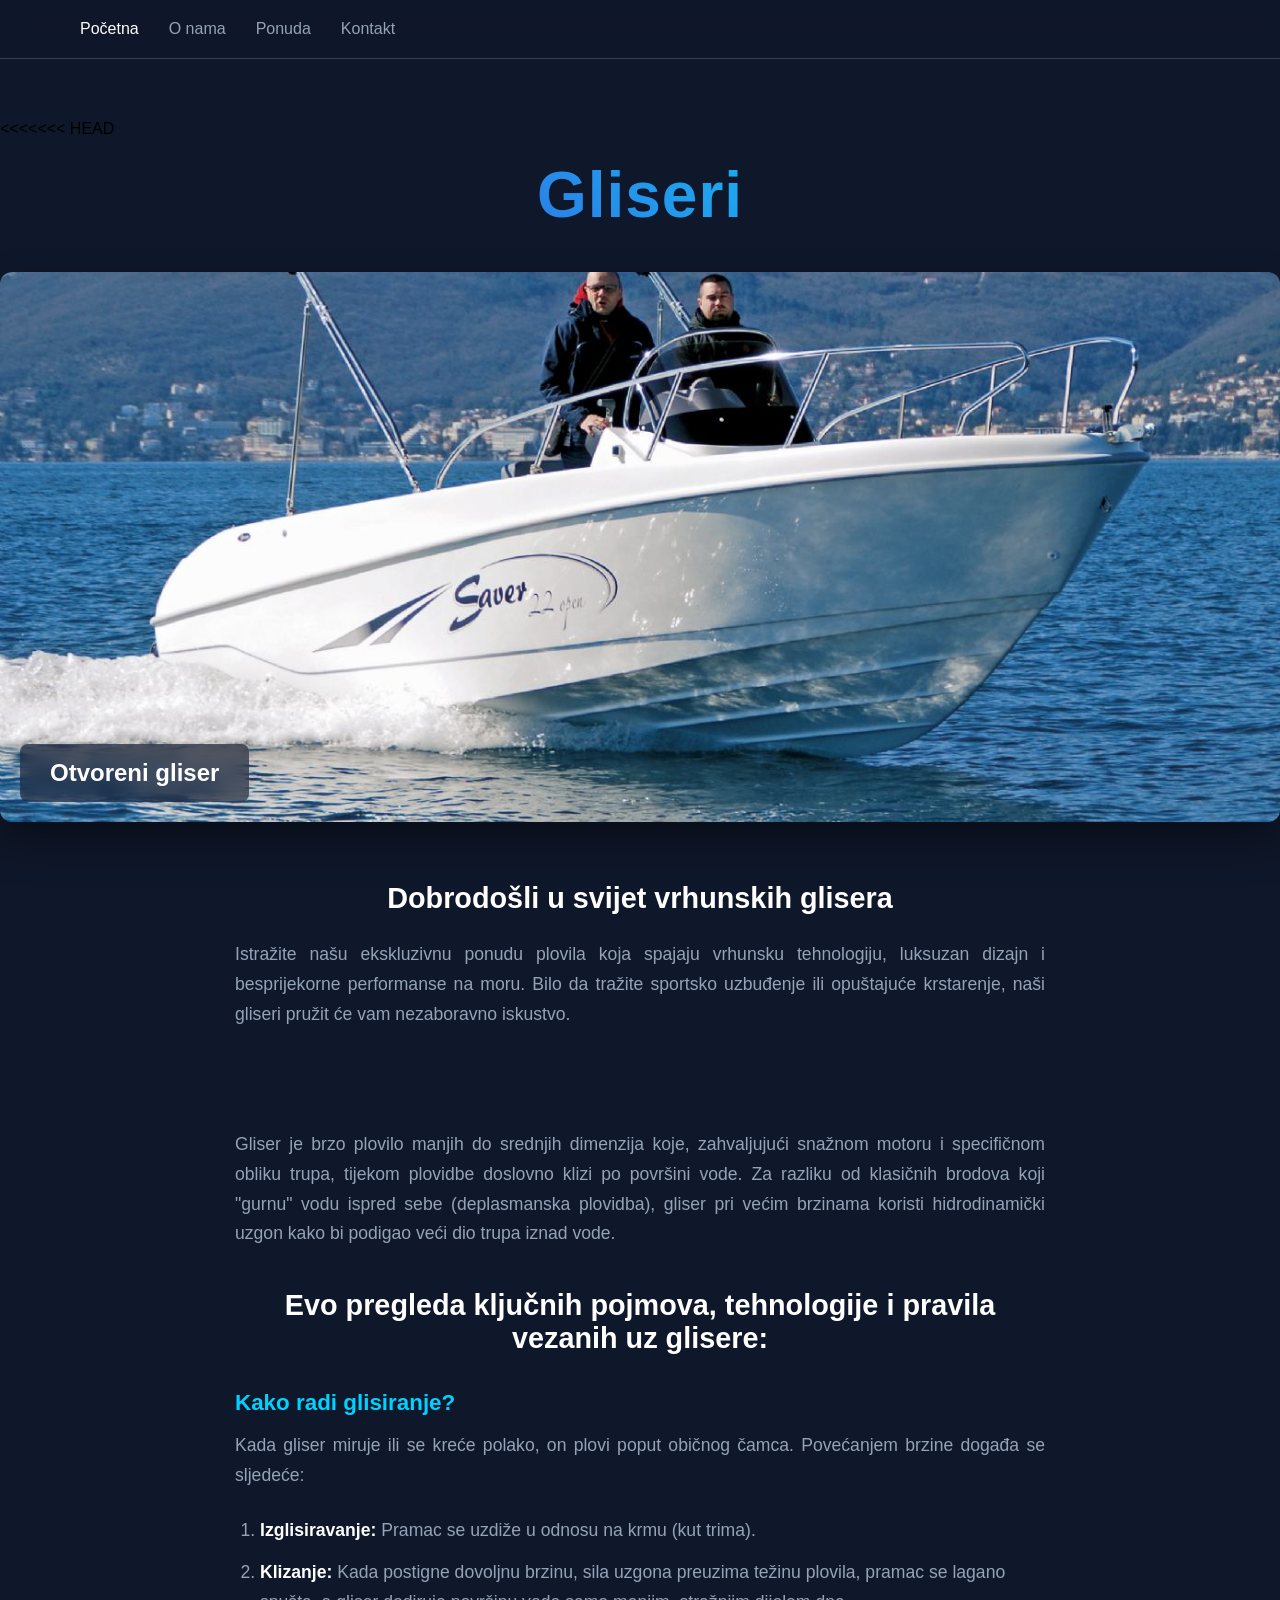
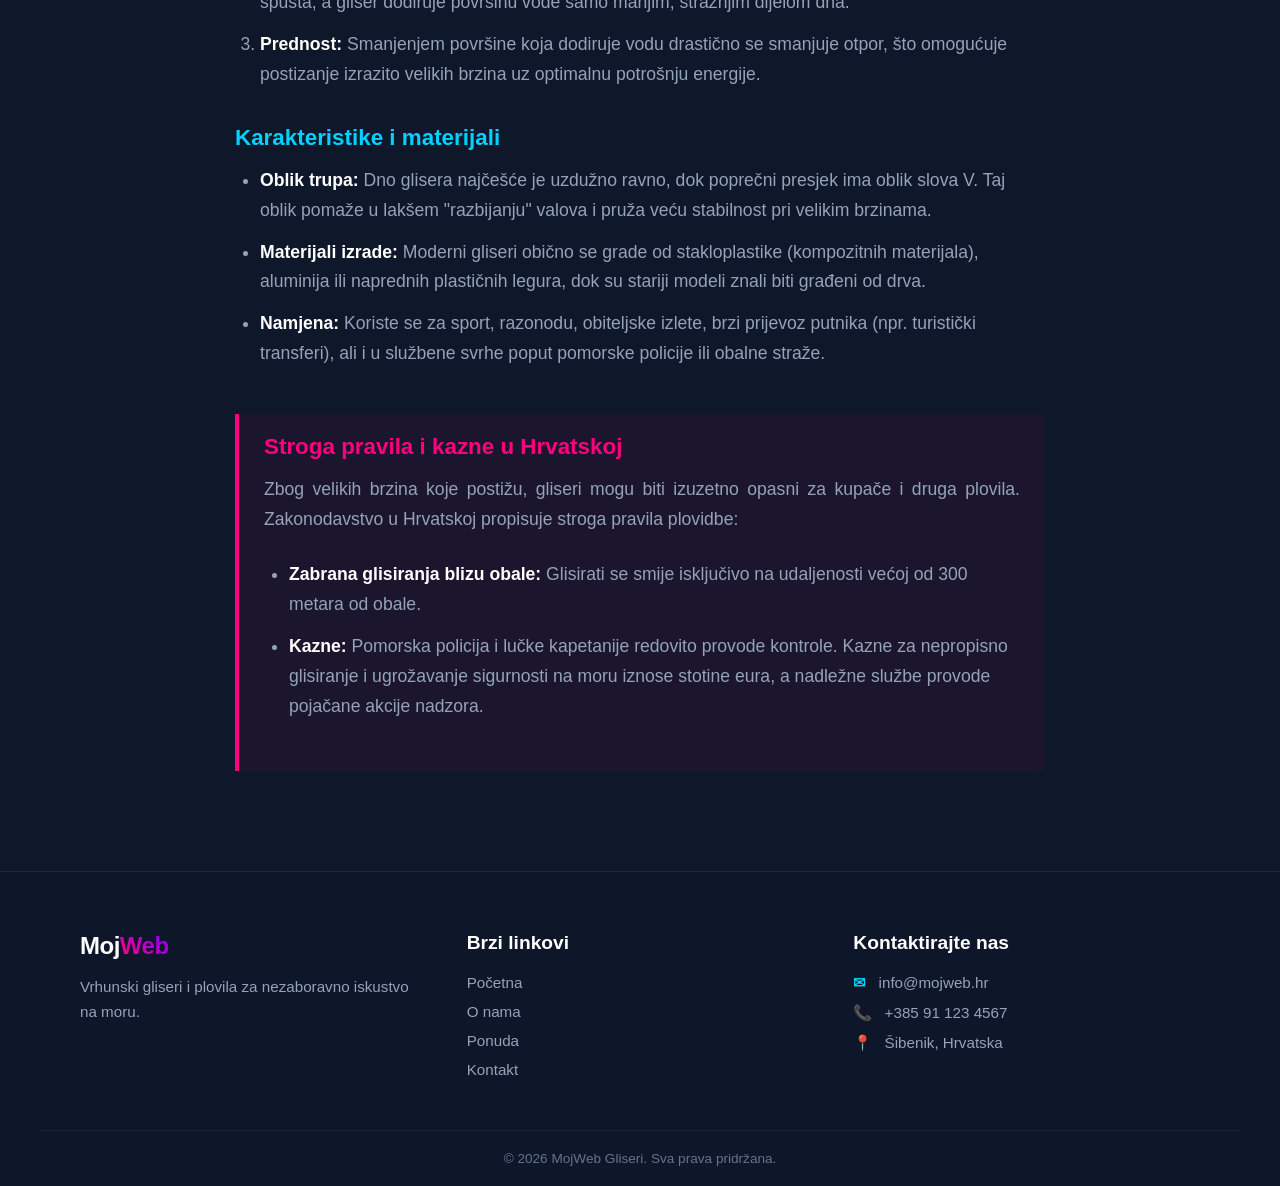
<file: index.html>
<<<<<<< HEAD
<!DOCTYPE html>
<html lang="hr">
<head>
    <meta charset="UTF-8">
    <meta name="viewport" content="width=device-width, initial-scale=1.0">
    <title>Moja Web Stranica</title>
    <!-- Povezivanje vanjske CSS datoteke -->
    <link rel="stylesheet" href="style.css">
</head>
<body>

<nav class="glavna-navigacija">
    <div class="nav-kontejner">
        <ul class="nav-linkovi">
            <li><a href="index.html" class="aktivno">Početna</a></li>
            <li><a href="onama.html">O nama</a></li>
            <li><a href="ponuda.html">Ponuda</a></li>
            <li><a href="#">Kontakt</a></li>
        </ul>
    </div>
</nav>
  <h1 class="premium-naslov">Gliseri</h1>

<!-- Kontejner za slideshow -->
<div class="slideshow-kontejner">

    <!-- Prva slika -->
    <div class="moj-slide izblijedi">
        <img src="otvoreni.jpg" alt="Gliser model 1">
        <div class="tekst-slike">Otvoreni gliser</div>
    </div>

    <!-- Druga slika -->
    <div class="moj-slide izblijedi">
        <img src="skabinom.jpg" alt="Gliser model 2">
        <div class="tekst-slike">Gliser s kabinom</div>
    </div>

    <!-- Treća slika -->
    <div class="moj-slide izblijedi">
        <img src="sundeck.jpg" alt="Gliser model 3">
        <div class="tekst-slike">Sundeck</div>
    </div>
    <!-- Četvrta slika -->
    <div class="moj-slide izblijedi">
        <img src="gumenjaci.jpg" alt="Gliser model 3">
        <div class="tekst-slike">Gumenjak s tvrdim dnom</div>
    </div>
</div>

<!-- NOVI BLOK ZA TEKST ISPOD SLIDESHOWA -->
<div class="tekst-ispod-slideshowa">
    <h2>Dobrodošli u svijet vrhunskih glisera</h2>
    <p>Istražite našu ekskluzivnu ponudu plovila koja spajaju vrhunsku tehnologiju, luksuzan dizajn i besprijekorne performanse na moru. Bilo da tražite sportsko uzbuđenje ili opuštajuće krstarenje, naši gliseri pružit će vam nezaboravno iskustvo.</p>
</div>

<!-- OVDJE DODAJETE NOVI TEKST -->
<div class="tekst-ispod-slideshowa">
    
    <p>Gliser je brzo plovilo manjih do srednjih dimenzija koje, zahvaljujući snažnom motoru i specifičnom obliku trupa, tijekom plovidbe doslovno klizi po površini vode. Za razliku od klasičnih brodova koji "gurnu" vodu ispred sebe (deplasmanska plovidba), gliser pri većim brzinama koristi hidrodinamički uzgon kako bi podigao veći dio trupa iznad vode.</p>
    
    <h2>Evo pregleda ključnih pojmova, tehnologije i pravila vezanih uz glisere:</h2>
    
    <h3>Kako radi glisiranje?</h3>
    <p>Kada gliser miruje ili se kreće polako, on plovi poput običnog čamca. Povećanjem brzine događa se sljedeće:</p>
    
    <ol class="num-lista">
        <li><strong>Izglisiravanje:</strong> Pramac se uzdiže u odnosu na krmu (kut trima).</li>
        <li><strong>Klizanje:</strong> Kada postigne dovoljnu brzinu, sila uzgona preuzima težinu plovila, pramac se lagano spušta, a gliser dodiruje površinu vode samo manjim, stražnjim dijelom dna.</li>
        <li><strong>Prednost:</strong> Smanjenjem površine koja dodiruje vodu drastično se smanjuje otpor, što omogućuje postizanje izrazito velikih brzina uz optimalnu potrošnju energije.</li>
    </ol>
    
    <h3>Karakteristike i materijali</h3>
    <ul class="tockasta-lista">
        <li><strong>Oblik trupa:</strong> Dno glisera najčešće je uzdužno ravno, dok poprečni presjek ima oblik slova V. Taj oblik pomaže u lakšem "razbijanju" valova i pruža veću stabilnost pri velikim brzinama.</li>
        <li><strong>Materijali izrade:</strong> Moderni gliseri obično se grade od stakloplastike (kompozitnih materijala), aluminija ili naprednih plastičnih legura, dok su stariji modeli znali biti građeni od drva.</li>
        <li><strong>Namjena:</strong> Koriste se za sport, razonodu, obiteljske izlete, brzi prijevoz putnika (npr. turistički transferi), ali i u službene svrhe poput pomorske policije ili obalne straže.</li>
    </ul>
    
    <div class="zakon-blok">
        <h3>Stroga pravila i kazne u Hrvatskoj</h3>
        <p>Zbog velikih brzina koje postižu, gliseri mogu biti izuzetno opasni za kupače i druga plovila. Zakonodavstvo u Hrvatskoj propisuje stroga pravila plovidbe:</p>
        <ul class="tockasta-lista">
            <li><strong>Zabrana glisiranja blizu obale:</strong> Glisirati se smije isključivo na udaljenosti većoj od 300 metara od obale.</li>
            <li><strong>Kazne:</strong> Pomorska policija i lučke kapetanije redovito provode kontrole. Kazne za nepropisno glisiranje i ugrožavanje sigurnosti na moru iznose stotine eura, a nadležne službe provode pojačane akcije nadzora.</li>
        </ul>
    </div>

</div>

<!-- NOVO PODNOŽJE (FOOTER) -->
<footer class="glavno-podnozje">
    <div class="footer-kontejner">
        
        <div class="footer-sekcija">
            <a href="#" class="logo">Moj<span>Web</span></a>
            <p>Vrhunski gliseri i plovila za nezaboravno iskustvo na moru.</p>
        </div>

        <div class="footer-sekcija">
            <h4>Brzi linkovi</h4>
            <ul class="footer-linkovi">
                <li><a href="#">Početna</a></li>
                <li><a href="#">O nama</a></li>
                <li><a href="#">Ponuda</a></li>
                <li><a href="#">Kontakt</a></li>
            </ul>
        </div>

        <div class="footer-sekcija">
            <h4>Kontaktirajte nas</h4>
            <ul class="footer-kontakt">
                <li><span class="ikona">✉</span> info@mojweb.hr</li>
                <li><span class="ikona">📞</span> +385 91 123 4567</li>
                <li><span class="ikona">📍</span> Šibenik, Hrvatska</li>
            </ul>
        </div>

    </div>

    <div class="footer-dno">
        <p>&copy; 2026 MojWeb Gliseri. Sva prava pridržana.</p>
    </div>
</footer>

<script>
    window.indeksSlideova = 0;
    pokreniSlideshow();

    function pokreniSlideshow() {
        let i;
        let slideovi = document.getElementsByClassName("moj-slide");
        
        // Sakrij sve slideove
        for (i = 0; i < slideovi.length; i++) {
            slideovi[i].style.display = "none";  
        }
        
        indeksSlideova++;
        
        // Ako dođe do kraja, vrati na prvu sliku
        if (indeksSlideova > slideovi.length) {
            indeksSlideova = 1;
        }    
        
        // Prikaži trenutni slide
        slideovi[indeksSlideova - 1].style.display = "block";  
        
        // Promijeni sliku svake 4 sekunde (4000 milisekundi)
        setTimeout(pokreniSlideshow, 4000); 
    }
</script>

</body>
</html>
</file>
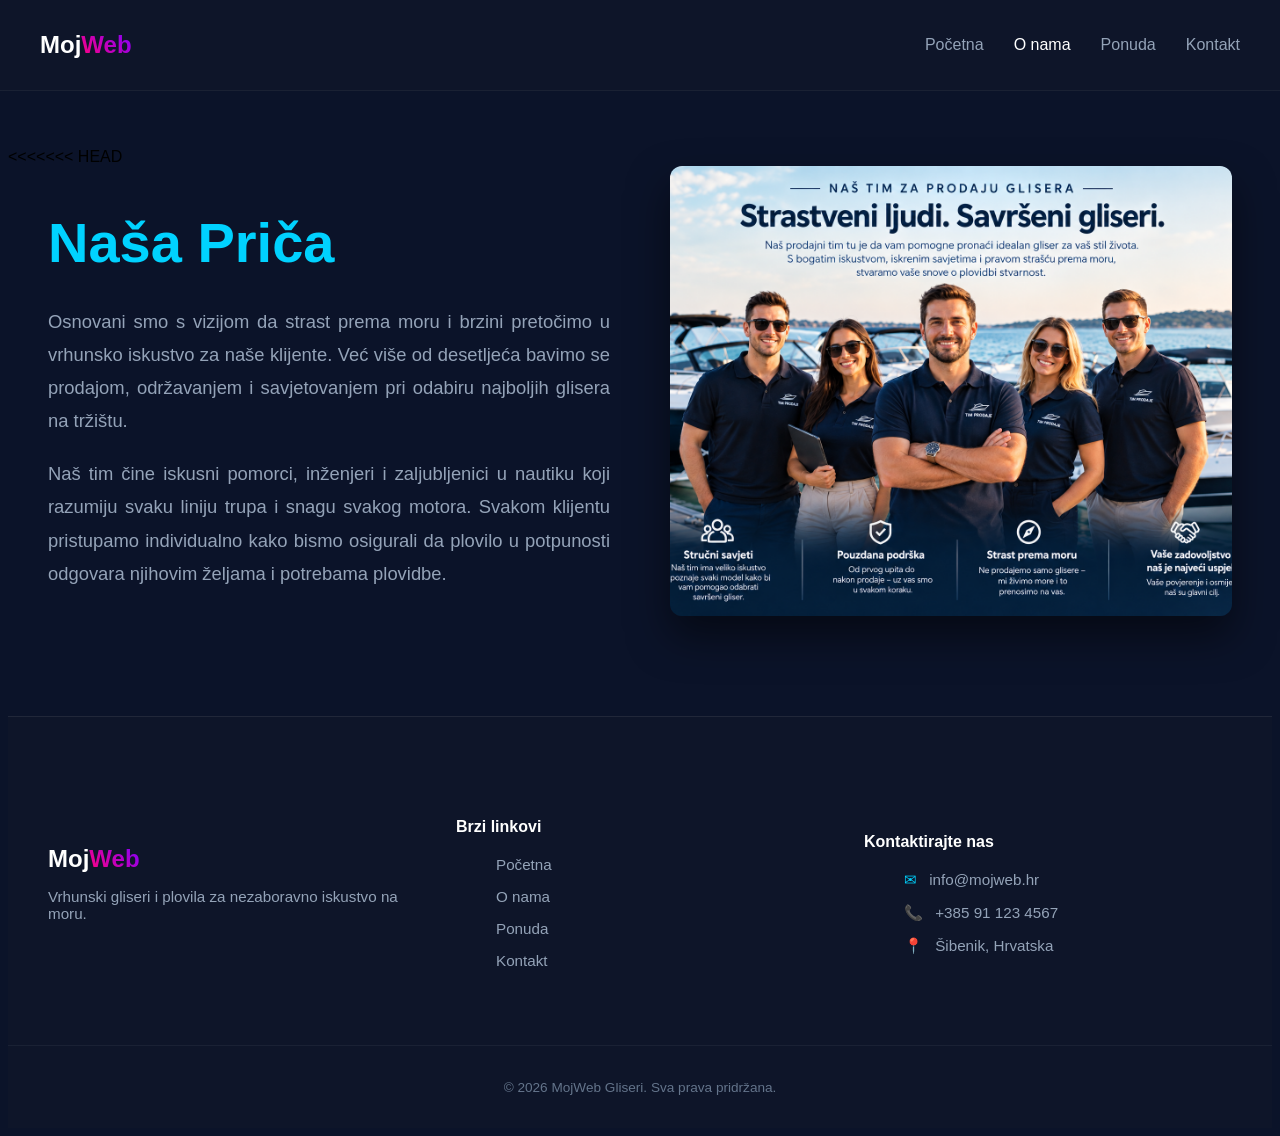
<file: onama.html>
<<<<<<< HEAD
<!DOCTYPE html>
<html lang="hr">
<head>
    <meta charset="UTF-8">
    <meta name="viewport" content="width=device-width, initial-scale=1.0">
    <title>O nama - Gliseri</title>
    <!-- Povezivanje NOVE specifične CSS datoteke -->
    <link rel="stylesheet" href="onama.css">
</head>
<body>

      <!-- 1. GLAVNA NAVIGACIJA (Ista kao na početnoj) -->
    <nav class="glavna-navigacija">
        <div class="nav-kontejner">
            <a href="index.html" class="logo">Moj<span>Web</span></a>
            <ul class="nav-linkovi">
                <li><a href="index.html">Početna</a></li>
                <li><a href="onama.html" class="aktivno">O nama</a></li>
                <li><a href="ponuda.html">Ponuda</a></li>
                <li><a href="kontakt.html">Kontakt</a></li>
            </ul>
        </div>
    </nav>

        <!-- 2. SREDIŠNJI SADRŽAJ STRANICE "O NAMA" -->
    <main class="onama-sekcija">
        <div class="onama-kontejner">
            
            <!-- Lijeva strana: Tekstualna priča -->
            <div class="onama-tekst">
                <h1 class="premium-naslov">Naša Priča</h1>
                <p>Osnovani smo s vizijom da strast prema moru i brzini pretočimo u vrhunsko iskustvo za naše klijente. Već više od desetljeća bavimo se prodajom, održavanjem i savjetovanjem pri odabiru najboljih glisera na tržištu.</p>
                <p>Naš tim čine iskusni pomorci, inženjeri i zaljubljenici u nautiku koji razumiju svaku liniju trupa i snagu svakog motora. Svakom klijentu pristupamo individualno kako bismo osigurali da plovilo u potpunosti odgovara njihovim željama i potrebama plovidbe.</p>
            </div>

            <!-- Desna strana: Atraktivna slika ili vizual -->
            <div class="onama-slika">
                <!-- Zamijenite onama-gliser.jpg sa svojom slikom -->
                <img src="naštim.jpg" alt="Naš tim i gliseri">
            </div>

        </div>
    </main>

     <!-- 3. GLAVNO PODNOŽJE (Isto kao na početnoj) -->
    <footer class="glavno-podnozje">
        <div class="footer-kontejner">
            <div class="footer-sekcija">
                <a href="index.html" class="logo">Moj<span>Web</span></a>
                <p>Vrhunski gliseri i plovila za nezaboravno iskustvo na moru.</p>
            </div>
            <div class="footer-sekcija">
                <h4>Brzi linkovi</h4>
                <ul class="footer-linkovi">
                    <li><a href="index.html">Početna</a></li>
                    <li><a href="onama.html">O nama</a></li>
                    <li><a href="#">Ponuda</a></li>
                    <li><a href="#">Kontakt</a></li>
                </ul>
            </div>
            <div class="footer-sekcija">
                <h4>Kontaktirajte nas</h4>
                <ul class="footer-kontakt">
                    <li><span class="ikona">✉</span> info@mojweb.hr</li>
                    <li><span class="ikona">📞</span> +385 91 123 4567</li>
                    <li><span class="ikona">📍</span> Šibenik, Hrvatska</li>
                </ul>
            </div>
        </div>
        <div class="footer-dno">
            <p>&copy; 2026 MojWeb Gliseri. Sva prava pridržana.</p>
        </div>
    </footer>

</body>
</file>
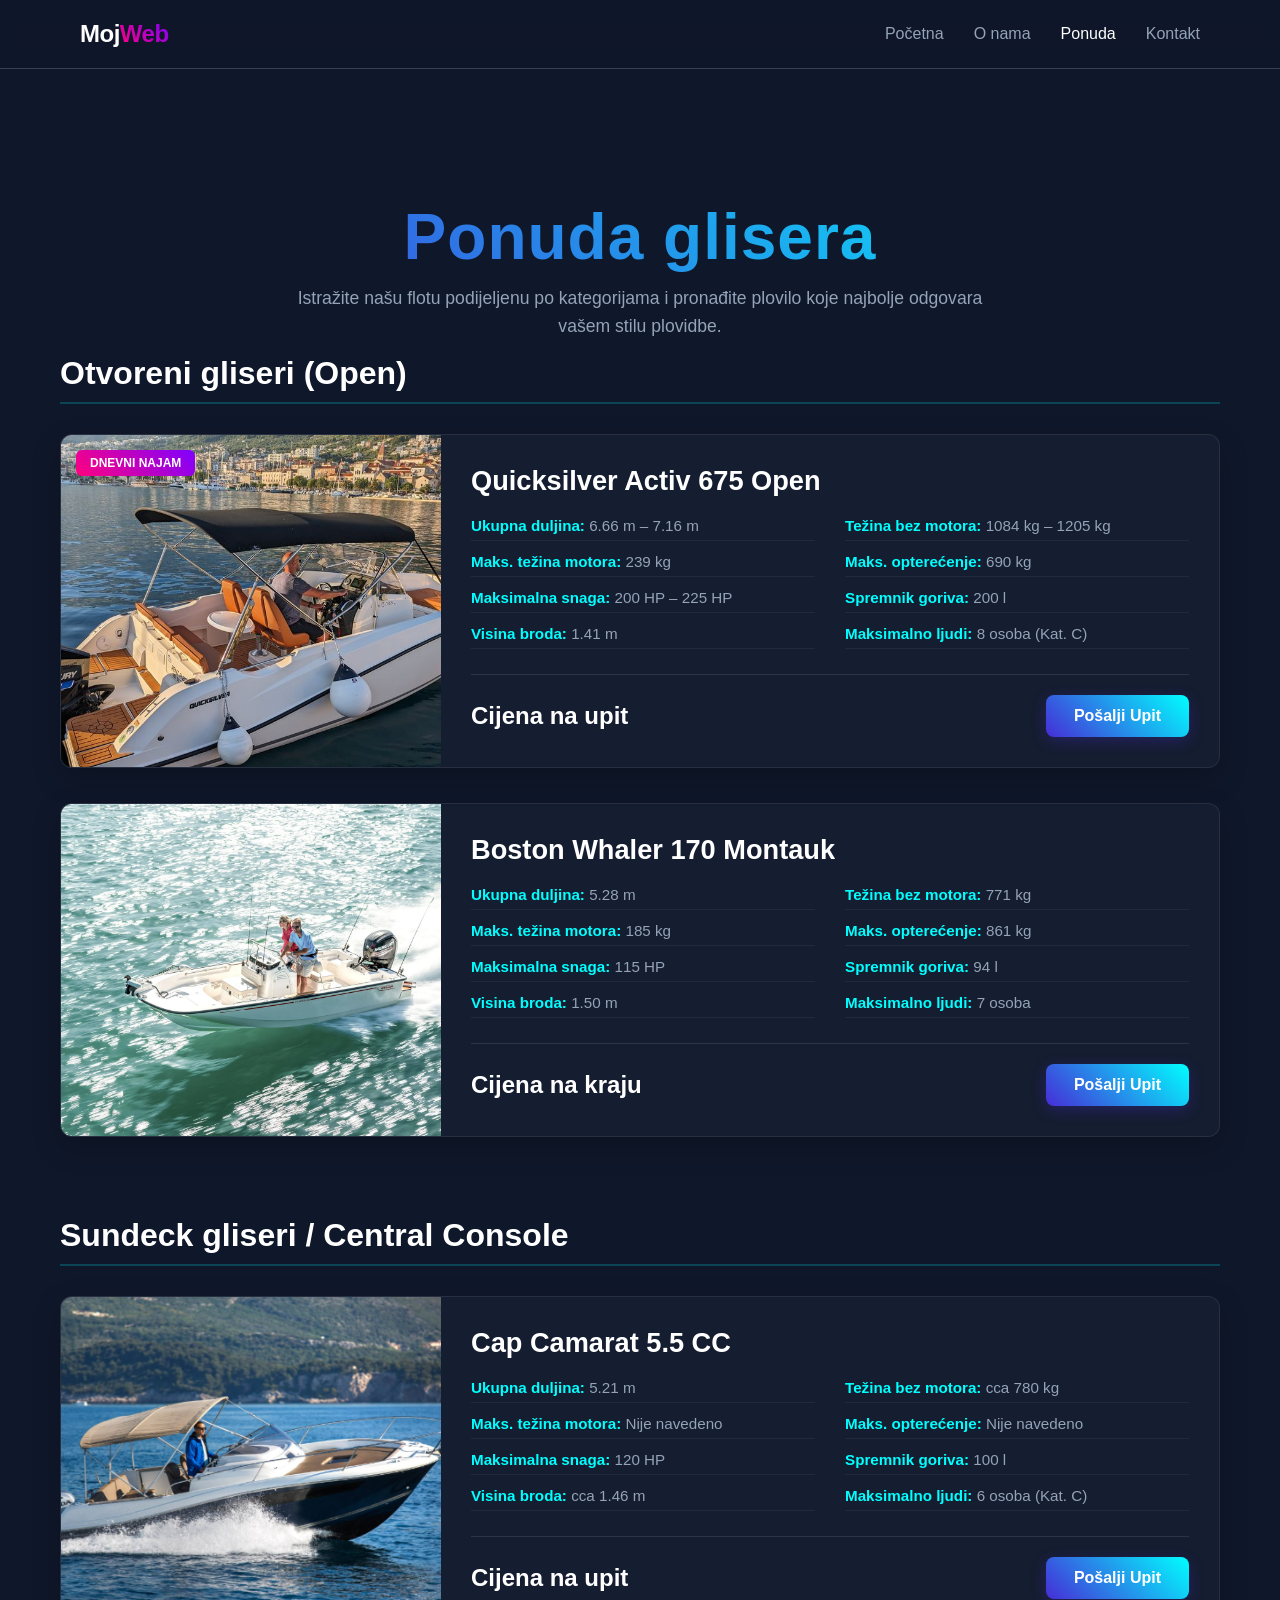
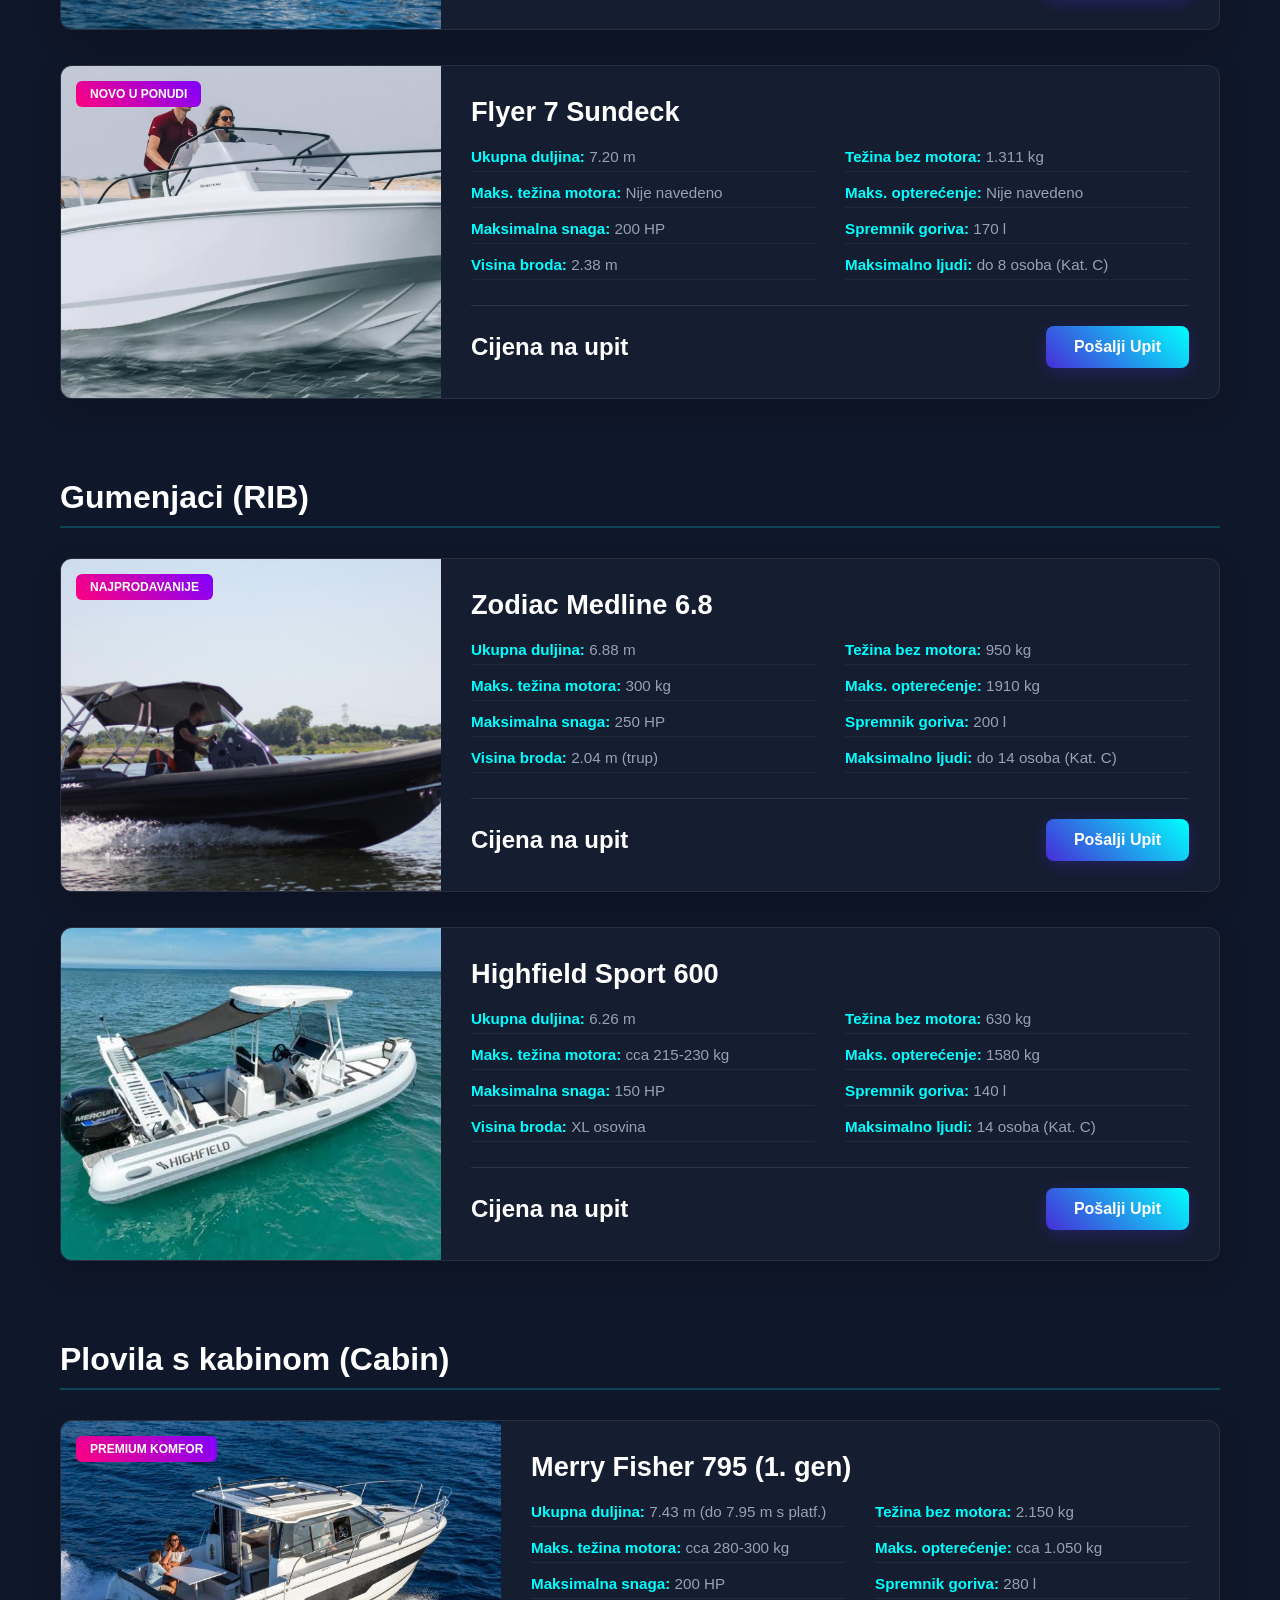
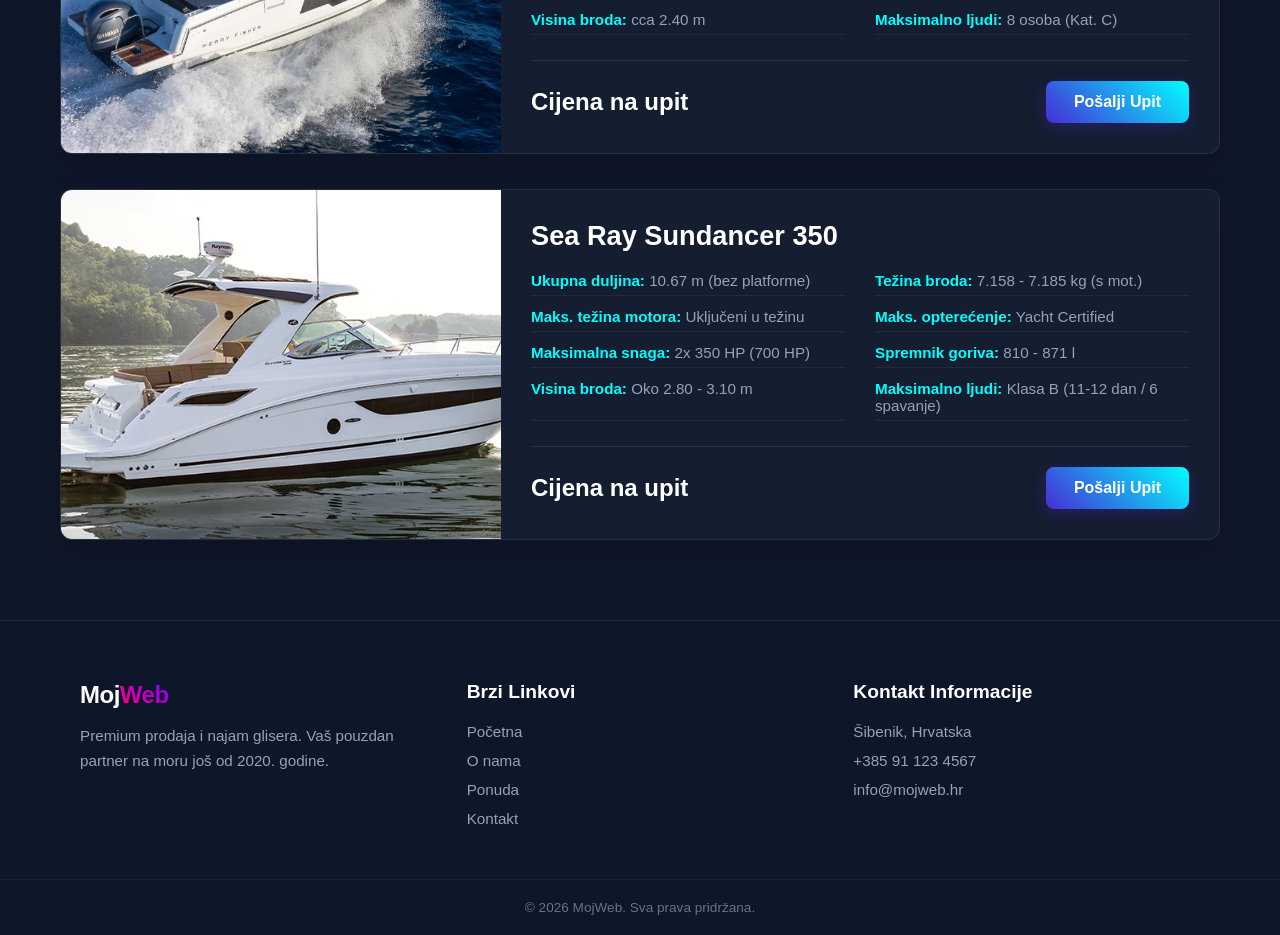
<file: ponuda.html>
<!DOCTYPE html>
<html lang="hr">
<head>
    <meta charset="UTF-8">
    <meta name="viewport" content="width=device-width, initial-scale=1.0">
    <title>Ponuda glisera</title>
    <!-- Povezivanje vaše specifične CSS datoteke -->
    <link rel="stylesheet" href="ponuda.css">
</head>
<body>

    <!-- 1. GLAVNA NAVIGACIJA -->
    <nav class="glavna-navigacija">
        <div class="nav-kontejner">
            <a href="index.html" class="logo">Moj<span>Web</span></a>
            <ul class="nav-linkovi">
                <li><a href="index.html">Početna</a></li>
                <li><a href="onama.html">O nama</a></li>
                <li><a href="ponuda.html" class="aktivno">Ponuda</a></li>
                <li><a href="kontakt.html">Kontakt</a></li>
            </ul>
        </div>
    </nav>

    <!-- 2. SREDIŠNJI SADRŽAJ STRANICE -->
    <main class="ponuda-sekcija">
        
        <!-- GLAVNI PREMIJUM NASLOV STRANICE -->
        <h1 class="premium-naslov">Ponuda glisera</h1>
        <p class="ponuda-podnaslov">Istražite našu flotu podijeljenu po kategorijama i pronađite plovilo koje najbolje odgovara vašem stilu plovidbe.</p>

        <!-- KATEGORIJA 1: OTVORENI GLISERI -->
        <section class="kategorija-blok">
            <h2 class="kategorija-naslov">Otvoreni gliseri (Open)</h2>
            <div class="ponuda-grid-horizontalni">
                
                <!-- Plovilo 1: Quicksilver Activ 675 Open -->
                <div class="gliser-kartica-horizontalna">
                    <div class="gliser-slika">
                        <img src="quicksilver675.jpg" alt="Quicksilver Activ 675 Open">
                        <span class="oznaka-popularno">Dnevni najam</span>
                    </div>
                    <div class="gliser-sadrzaj-desno">
                        <h3>Quicksilver Activ 675 Open</h3>
                        <ul class="gliser-detaljne-specifikacije">
                            <li><span>Ukupna duljina:</span> 6.66 m – 7.16 m</li>
                            <li><span>Težina bez motora:</span> 1084 kg – 1205 kg</li>
                            <li><span>Maks. težina motora:</span> 239 kg</li>
                            <li><span>Maks. opterećenje:</span> 690 kg</li>
                            <li><span>Maksimalna snaga:</span> 200 HP – 225 HP</li>
                            <li><span>Spremnik goriva:</span> 200 l</li>
                            <li><span>Visina broda:</span> 1.41 m</li>
                            <li><span>Maksimalno ljudi:</span> 8 osoba (Kat. C)</li>
                        </ul>
                        <div class="gliser-cijena-upit">
                            <span class="cijena-oznaka">Cijena na upit</span>
                            <a href="#" class="gumb-upit-mali">Pošalji Upit</a>
                        </div>
                    </div>
                </div>

                <!-- Plovilo 2: Boston Whaler 170 Montauk -->
                <div class="gliser-kartica-horizontalna">
                    <div class="gliser-slika">
                        <img src="bostonwhalermontauk170.jpg" alt="Boston Whaler 170 Montauk">
                    </div>
                    <div class="gliser-sadrzaj-desno">
                        <h3>Boston Whaler 170 Montauk</h3>
                        <ul class="gliser-detaljne-specifikacije">
                            <li><span>Ukupna duljina:</span> 5.28 m</li>
                            <li><span>Težina bez motora:</span> 771 kg</li>
                            <li><span>Maks. težina motora:</span> 185 kg</li>
                            <li><span>Maks. opterećenje:</span> 861 kg</li>
                            <li><span>Maksimalna snaga:</span> 115 HP</li>
                            <li><span>Spremnik goriva:</span> 94 l</li>
                            <li><span>Visina broda:</span> 1.50 m</li>
                            <li><span>Maksimalno ljudi:</span> 7 osoba</li>
                        </ul>
                        <div class="gliser-cijena-upit">
                            <span class="cijena-oznaka">Cijena na kraju</span>
                            <a href="#" class="gumb-upit-mali">Pošalji Upit</a>
                        </div>
                    </div>
                </div>

            </div>
        </section>

        <!-- KATEGORIJA 2: SUNDECK / CC -->
        <section class="kategorija-blok">
            <h2 class="kategorija-naslov">Sundeck gliseri / Central Console</h2>
            <div class="ponuda-grid-horizontalni">
                
                <!-- Plovilo 3: Cap Camarat 5.5 CC -->
                <div class="gliser-kartica-horizontalna">
                    <div class="gliser-slika">
                        <img src="jeanneaucapcamarat.jpg" alt="Cap Camarat 5.5 CC">
                    </div>
                    <div class="gliser-sadrzaj-desno">
                        <h3>Cap Camarat 5.5 CC</h3>
                        <ul class="gliser-detaljne-specifikacije">
                            <li><span>Ukupna duljina:</span> 5.21 m</li>
                            <li><span>Težina bez motora:</span> cca 780 kg</li>
                            <li><span>Maks. težina motora:</span> Nije navedeno</li>
                            <li><span>Maks. opterećenje:</span> Nije navedeno</li>
                            <li><span>Maksimalna snaga:</span> 120 HP</li>
                            <li><span>Spremnik goriva:</span> 100 l</li>
                            <li><span>Visina broda:</span> cca 1.46 m</li>
                            <li><span>Maksimalno ljudi:</span> 6 osoba (Kat. C)</li>
                        </ul>
                        <div class="gliser-cijena-upit">
                            <span class="cijena-oznaka">Cijena na upit</span>
                            <a href="#" class="gumb-upit-mali">Pošalji Upit</a>
                        </div>
                    </div>
                </div>

                <!-- Plovilo 4: Flyer 7 Sundeck -->
                <div class="gliser-kartica-horizontalna">
                    <div class="gliser-slika">
                        <img src="flyer7sundeck.jpg" alt="Flyer 7 Sundeck">
                        <span class="oznaka-popularno">Novo u ponudi</span>
                    </div>
                    <div class="gliser-sadrzaj-desno">
                        <h3>Flyer 7 Sundeck</h3>
                        <ul class="gliser-detaljne-specifikacije">
                            <li><span>Ukupna duljina:</span> 7.20 m</li>
                            <li><span>Težina bez motora:</span> 1.311 kg</li>
                            <li><span>Maks. težina motora:</span> Nije navedeno</li>
                            <li><span>Maks. opterećenje:</span> Nije navedeno</li>
                            <li><span>Maksimalna snaga:</span> 200 HP</li>
                            <li><span>Spremnik goriva:</span> 170 l</li>
                            <li><span>Visina broda:</span> 2.38 m</li>
                            <li><span>Maksimalno ljudi:</span> do 8 osoba (Kat. C)</li>
                        </ul>
                        <div class="gliser-cijena-upit">
                            <span class="cijena-oznaka">Cijena na upit</span>
                            <a href="#" class="gumb-upit-mali">Pošalji Upit</a>
                        </div>
                    </div>
                </div>

            </div>
        </section>
        <!-- KATEGORIJA 3: GUMENJACI -->
        <section class="kategorija-blok">
            <h2 class="kategorija-naslov">Gumenjaci (RIB)</h2>
            <div class="ponuda-grid-horizontalni">
                
                <!-- Plovilo 5: Zodiac Medline 6.8 -->
                <div class="gliser-kartica-horizontalna">
                    <div class="gliser-slika">
                        <img src="zodiacmedline68.jpg" alt="Zodiac Medline 6.8">
                        <span class="oznaka-popularno">Najprodavanije</span>
                    </div>
                    <div class="gliser-sadrzaj-desno">
                        <h3>Zodiac Medline 6.8</h3>
                        <ul class="gliser-detaljne-specifikacije">
                            <li><span>Ukupna duljina:</span> 6.88 m</li>
                            <li><span>Težina bez motora:</span> 950 kg</li>
                            <li><span>Maks. težina motora:</span> 300 kg</li>
                            <li><span>Maks. opterećenje:</span> 1910 kg</li>
                            <li><span>Maksimalna snaga:</span> 250 HP</li>
                            <li><span>Spremnik goriva:</span> 200 l</li>
                            <li><span>Visina broda:</span> 2.04 m (trup)</li>
                            <li><span>Maksimalno ljudi:</span> do 14 osoba (Kat. C)</li>
                        </ul>
                        <div class="gliser-cijena-upit">
                            <span class="cijena-oznaka">Cijena na upit</span>
                            <a href="#" class="gumb-upit-mali">Pošalji Upit</a>
                        </div>
                    </div>
                </div>

                <!-- Plovilo 6: Highfield Sport 600 -->
                <div class="gliser-kartica-horizontalna">
                    <div class="gliser-slika">
                        <img src="highfieldsport600.jpg" alt="Highfield Sport 600">
                    </div>
                    <div class="gliser-sadrzaj-desno">
                        <h3>Highfield Sport 600</h3>
                        <ul class="gliser-detaljne-specifikacije">
                            <li><span>Ukupna duljina:</span> 6.26 m</li>
                            <li><span>Težina bez motora:</span> 630 kg</li>
                            <li><span>Maks. težina motora:</span> cca 215-230 kg</li>
                            <li><span>Maks. opterećenje:</span> 1580 kg</li>
                            <li><span>Maksimalna snaga:</span> 150 HP</li>
                            <li><span>Spremnik goriva:</span> 140 l</li>
                            <li><span>Visina broda:</span> XL osovina</li>
                            <li><span>Maksimalno ljudi:</span> 14 osoba (Kat. C)</li>
                        </ul>
                        <div class="gliser-cijena-upit">
                            <span class="cijena-oznaka">Cijena na upit</span>
                            <a href="#" class="gumb-upit-mali">Pošalji Upit</a>
                        </div>
                    </div>
                </div>

            </div>
        </section>

        <!-- KATEGORIJA 4: PLOVILA S KABINOM -->
        <section class="kategorija-blok">
            <h2 class="kategorija-naslov">Plovila s kabinom (Cabin)</h2>
            <div class="ponuda-grid-horizontalni">
                
                <!-- Plovilo 7: Merry Fisher 795 -->
                <div class="gliser-kartica-horizontalna">
                    <div class="gliser-slika">
                        <img src="merryfisher795.jpg" alt="Merry Fisher 795">
                        <span class="oznaka-popularno">Premium komfor</span>
                    </div>
                    <div class="gliser-sadrzaj-desno">
                        <h3>Merry Fisher 795 (1. gen)</h3>
                        <ul class="gliser-detaljne-specifikacije">
                            <li><span>Ukupna duljina:</span> 7.43 m (do 7.95 m s platf.)</li>
                            <li><span>Težina bez motora:</span> 2.150 kg</li>
                            <li><span>Maks. težina motora:</span> cca 280-300 kg</li>
                            <li><span>Maks. opterećenje:</span> cca 1.050 kg</li>
                            <li><span>Maksimalna snaga:</span> 200 HP</li>
                            <li><span>Spremnik goriva:</span> 280 l</li>
                            <li><span>Visina broda:</span> cca 2.40 m</li>
                            <li><span>Maksimalno ljudi:</span> 8 osoba (Kat. C)</li>
                        </ul>
                        <div class="gliser-cijena-upit">
                            <span class="cijena-oznaka">Cijena na upit</span>
                            <a href="#" class="gumb-upit-mali">Pošalji Upit</a>
                        </div>
                    </div>
                </div>

                <!-- Plovilo 8: Sea Ray Sundancer 350 -->
                <div class="gliser-kartica-horizontalna">
                    <div class="gliser-slika">
                        <img src="searaysundancer350.jpg" alt="Sea Ray Sundancer 350">
                    </div>
                    <div class="gliser-sadrzaj-desno">
                        <h3>Sea Ray Sundancer 350</h3>
                        <ul class="gliser-detaljne-specifikacije">
                            <li><span>Ukupna duljina:</span> 10.67 m (bez platforme)</li>
                            <li><span>Težina broda:</span> 7.158 - 7.185 kg (s mot.)</li>
                            <li><span>Maks. težina motora:</span> Uključeni u težinu</li>
                            <li><span>Maks. opterećenje:</span> Yacht Certified</li>
                            <li><span>Maksimalna snaga:</span> 2x 350 HP (700 HP)</li>
                            <li><span>Spremnik goriva:</span> 810 - 871 l</li>
                            <li><span>Visina broda:</span> Oko 2.80 - 3.10 m</li>
                            <li><span>Maksimalno ljudi:</span> Klasa B (11-12 dan / 6 spavanje)</li>
                        </ul>
                        <div class="gliser-cijena-upit">
                            <span class="cijena-oznaka">Cijena na upit</span>
                            <a href="#" class="gumb-upit-mali">Pošalji Upit</a>
                        </div>
                    </div>
                </div>

            </div>
        </section>

    </main>

    <!-- 3. PODNOŽJE STRANICE -->
    <footer class="glavno-podnozje">
        <div class="footer-kontejner">
            <div class="footer-sekcija">
                <a href="index.html" class="logo">Moj<span>Web</span></a>
                <p>Premium prodaja i najam glisera. Vaš pouzdan partner na moru još od 2020. godine.</p>
            </div>
            <div class="footer-sekcija">
                <h4>Brzi Linkovi</h4>
                <ul class="footer-linkovi">
                    <li><a href="index.html">Početna</a></li>
                    <li><a href="onama.html">O nama</a></li>
                    <li><a href="ponuda.html">Ponuda</a></li>
                    <li><a href="kontakt.html">Kontakt</a></li>
                </ul>
            </div>
            <div class="footer-sekcija">
                <h4>Kontakt Informacije</h4>
                <ul class="footer-kontakt">
                    <li>Šibenik, Hrvatska</li>
                    <li>+385 91 123 4567</li>
                    <li>info@mojweb.hr</li>
                </ul>
            </div>
        </div>
        <div class="footer-dno">
            <p>&copy; 2026 MojWeb. Sva prava pridržana.</p>
        </div>
    </footer>

</body>
</html>
</file>
<file: style.css>
<<<<<<< HEAD
body {
    background-color: #0f172a;
    font-family: 'Segoe UI', Tahoma, Geneva, Verdana, sans-serif;
    justify-content: center;
    height: 100vh;
    margin: 0;
    padding-top: 100px; /* Daje prostor ispod navbara da ne prekrije naslov */
    display: block;     /* Ključno: vraća elemente u prirodni vertikalni niz */
}

.premium-naslov {
    text-align: center; /* Centriranje teksta u sredinu ekrana */
    width: 100%;        /* Naslov uzima punu širinu ekrana za pravilno centriranje */
    font-size: 4rem;
    font-weight: 800;   
    letter-spacing: 1px;
    background: linear-gradient(45deg, #462dd7, #00ffff);
    -webkit-background-clip: text;
    background-clip: text;
    background-clip: text;
    -webkit-text-fill-color: transparent;
    /* Ključne linije za pozicioniranje tik ispod crte: */
    margin-top: 20px;   /* Razmak od crte navbara */
    margin-bottom: 40px;/* Razmak IZMEĐU naslova i slideshowa koji ide ispod */  
}

/* --- RESETIRANJE I OSNOVA --- */
* {
    margin: 0;
    padding: 0;
    box-sizing: border-box;
}

body {
    background-color: #0f172a; /* Tamna pozadina iz prošlog primjera */
    font-family: 'Segoe UI', sans-serif;
    padding-top: 120px; /* Daje prostor ispod navbara da ne prekrije naslov */
}

/* --- NAVIGACIJSKA TRAKA --- */
.glavna-navigacija {
    position: fixed;
    top: 0;
    left: 0;
    width: 100%;
    z-index: 1000;
    /* Efekt stakla (Glassmorphism): */
    background: rgba(15, 23, 42, 0.8); 
    backdrop-filter: blur(12px);
    -webkit-backdrop-filter: blur(12px);
    border-bottom: 1px solid rgba(255, 255, 255, 0.18); /* Jasnija bijela crta */
}

.nav-kontejner {
    max-width: 1200px;
    margin: 0 auto;
    padding: 20px 40px;
    display: flex;
    justify-content: space-between; /* Logo lijevo, linkovi desno */
    align-items: center;
}

/* --- LOGO --- */
.logo {
    font-size: 1.5rem;
    font-weight: 800;
    color: #ffffff;
    text-decoration: none;
    letter-spacing: -0.5px;
}

.logo span {
    background: linear-gradient(45deg, #ff007f, #7f00ff); /* Isti gradient kao na naslovu */
    -webkit-background-clip: text;
    background-clip: text;
    -webkit-text-fill-color: transparent;
}

/* --- LINKOVI --- */
.nav-linkovi {
    list-style: none;
    display: flex;
    gap: 30px; /* Razmak između linkova */
}

.nav-linkovi a {
    text-decoration: none;
    color: #94a3b8; /* Blago siva boja za manje važne linkove */
    font-size: 1rem;
    font-weight: 500;
    transition: color 0.3s ease; /* Glatki prijelaz boje */
}

/* Efekt prelaska mišem (Hover) i aktivna stranica */
.nav-linkovi a:hover, 
.nav-linkovi a.aktivno {
    color: #ffffff; /* Tekst svijetli u bijelo */
}
/* --- SLIDESHOW STILOVI --- */
.slideshow-kontejner {
    max-width: 1300px; /* Povećano za širi i upečatljiviji izgled */
    position: relative;
    margin: 20px auto 60px auto; /* Centrirano vodoravno, s razmakom od naslova */
    box-shadow: 0 20px 40px rgba(0, 0, 0, 0.4); /* Elegantna tamna sjena */
    border-radius: 12px; /* Zaobljeni rubovi cijelog slideshowa */
    overflow: hidden; /* Skriva dijelove slika koji izlaze iz okvira */
}

/* Sakrij sve slike po zadanim postavkama */
.moj-slide {
    display: none;
}

/* Stil za same slike */
.moj-slide img {
    width: 100%;       /* Slika će se rastegnuti na punu širinu kontejnera (1300px) */
    height: 550px;     /* Fiksna visina osigurava da su SVE slike potpuno jednake */
    object-fit: cover; /* Najvažnije: slika zadržava svoj omjer i NE rasteže se ružno */
    width: 100%;
    vertical-align: middle;
}

/* Tekst unutar slike */
.tekst-slike {
    color: #ffffff;
    font-size: 1.5rem;
    font-weight: 600;
    padding: 15px 30px;
    position: absolute;
    bottom: 20px;
    left: 20px;
    background: rgba(15, 23, 42, 0.6); /* Poluprozirna tamna pozadina teksta */
    backdrop-filter: blur(8px); /* Efekt stakla na tekstu */
    border-radius: 8px;
}

/* Animacija prožimanja (Fade efekt) */
.izblijedi {
    animation: fader 1.5s ease-in-out;
}

@keyframes fader {
    from { opacity: .4; } 
    to { opacity: 1; }
}

/* --- STIL ZA TEKST ISPOD SLIDESHOWA --- */
.tekst-ispod-slideshowa {
    max-width: 800px;        /* Ograničavamo širinu teksta radi lakšeg čitanja */
    margin: 40px auto 80px auto; /* Centriranje i razmak od slideshowa iznad i sadržaja ispod */
    text-align: center;      /* Centriranje teksta */
    padding: 0 20px;         /* Sigurnosni razmak za mobilne ekrane */
}

.tekst-ispod-slideshowa h2 {
    color: #00d2ff;          /* Svijetlo plava boja, usklađena s vašim naslovom */
    font-size: 2rem;
    font-weight: 700;
    margin-bottom: 20px;     /* Razmak između podnaslova i odlomka teksta */
}

.tekst-ispod-slideshowa p {
    color: #94a3b8;          /* Elegantna blago siva boja za ugodno čitanje na tamnoj pozadini */
    font-size: 1.1rem;
    line-height: 1.6;        /* Veći razmak između redova za bolju čitljivost */
     margin-bottom: 20px;     /* KLJUČNO: Stvara savršen razmak između prvog i drugog odlomka */
}

/* --- PROŠIRENI STILOVI ZA TEKST --- */
.tekst-ispod-slideshowa {
    max-width: 850px;
    margin: 50px auto 100px auto;
    padding: 0 20px;
    font-family: 'Segoe UI', sans-serif;
}

/* Osnovni odlomci teksta */
.tekst-ispod-slideshowa p {
    color: #94a3b8;
    font-size: 1.1rem;
    line-height: 1.7;
    margin-bottom: 25px;
    text-align: justify; /* Tekst će biti uredno poravnat s obje strane */
}

/* Glavni podnaslov sekcije */
.tekst-ispod-slideshowa h2 {
    color: #ffffff;
    font-size: 1.8rem;
    margin: 40px 0 25px 0;
    text-align: center;
}

/* Manji podnaslovi tema */
.tekst-ispod-slideshowa h3 {
    color: #00d2ff; /* Boja usklađena s glavnim naslovom */
    font-size: 1.4rem;
    margin-top: 35px;
    margin-bottom: 15px;
    text-align: left;
}

/* Stilovi za liste (brojevi i točkice) */
.num-lista, .tockasta-lista {
    color: #94a3b8;
    font-size: 1.1rem;
    line-height: 1.7;
    margin-bottom: 30px;
    padding-left: 25px; /* Razmak za brojeve/točkice */
    text-align: left;
}

.num-lista li, .tockasta-lista li {
    margin-bottom: 12px; /* Razmak između stavki u listi */
}

/* Isticanje ključnih riječi unutar lista */
.num-lista strong, .tockasta-lista strong {
    color: #ffffff; /* Bijela boja za podebljane pojmove da bolje iskoče */
}

/* Posebna kutija za zakone i kazne kako bi skrenula pozornost */
.zakon-blok {
    background: rgba(255, 0, 127, 0.05); /* Vrlo blagi crvenkasto-ružičasti ton za upozorenje */
    border-left: 4px solid #ff007f; /* Živa linija na lijevoj margini */
    padding: 20px 25px;
    border-radius: 0 8px 8px 0;
    margin-top: 45px;
}

.zakon-blok h3 {
    color: #ff007f; /* Naslov upozorenja u crvenoj/ružičastoj boji */
    margin-top: 0;
}

/* --- PODNOŽJE (FOOTER) STILOVI --- */
.glavno-podnozje {
    background: rgba(15, 23, 42, 0.9); /* Isti tamni ton kao i navbar */
    border-top: 1px solid rgba(255, 255, 255, 0.08); /* Suptilna crta razgraničenja na vrhu */
    padding: 60px 0 20px 0;
    margin-top: 50px;
    width: 100%;
}

.footer-kontejner {
    max-width: 1200px;
    margin: 0 auto;
    padding: 0 40px;
    display: flex;
    justify-content: space-between; /* Razmješta tri sekcije ravnomjerno */
    flex-wrap: wrap; /* Omogućuje slaganje jedno ispod drugog na mobitelima */
    gap: 40px;
}

.footer-sekcija {
    flex: 1;
    min-width: 250px; /* Minimalna širina prije nego prijeđe u novi red */
}

/* Stilovi unutar prve sekcije (Logo i opis) */
.footer-sekcija p {
    color: #94a3b8;
    margin-top: 15px;
    font-size: 0.95rem;
    line-height: 1.6;
}

/* Naslovi u sekcijama podnožja */
.footer-sekcija h4 {
    color: #ffffff;
    font-size: 1.2rem;
    font-weight: 600;
    margin-bottom: 20px;
    position: relative;
}

/* Popisi u podnožju */
.footer-linkovi, .footer-kontakt {
    list-style: none;
    padding: 0;
}

.footer-linkovi li, .footer-kontakt li {
    margin-bottom: 12px;
    color: #94a3b8;
    font-size: 0.95rem;
}

/* Stilovi za linkove i hover efekt */
.footer-linkovi a {
    text-decoration: none;
    color: #94a3b8;
    transition: color 0.3s ease;
}

.footer-linkovi a:hover {
    color: #00d2ff; /* Isticanje bojom pri prelasku mišem */
}

/* Ikone za kontakt */
.ikona {
    color: #00d2ff; /* Boja za mail, telefon i lokaciju */
    margin-right: 8px;
    font-weight: bold;
}

/* Donji dio s autorskim pravima */
.footer-dno {
    max-width: 1200px;
    margin: 40px auto 0 auto;
    padding: 20px 40px 0 40px;
    border-top: 1px solid rgba(255, 255, 255, 0.05); /* Tanka crta iznad copyrighta */
    text-align: center;
}

.footer-dno p {
    color: #64748b;
    font-size: 0.85rem;
}


=======
body {
    background-color: #0f172a;
    font-family: 'Segoe UI', Tahoma, Geneva, Verdana, sans-serif;
    justify-content: center;
    height: 100vh;
    margin: 0;
    padding-top: 100px; /* Daje prostor ispod navbara da ne prekrije naslov */
    display: block;     /* Ključno: vraća elemente u prirodni vertikalni niz */
}

.premium-naslov {
    text-align: center; /* Centriranje teksta u sredinu ekrana */
    width: 100%;        /* Naslov uzima punu širinu ekrana za pravilno centriranje */
    font-size: 4rem;
    font-weight: 800;   
    letter-spacing: 1px;
    background: linear-gradient(45deg, #462dd7, #00ffff);
    -webkit-background-clip: text;
    background-clip: text;
    background-clip: text;
    -webkit-text-fill-color: transparent;
    /* Ključne linije za pozicioniranje tik ispod crte: */
    margin-top: 20px;   /* Razmak od crte navbara */
    margin-bottom: 40px;/* Razmak IZMEĐU naslova i slideshowa koji ide ispod */  
}

/* --- RESETIRANJE I OSNOVA --- */
* {
    margin: 0;
    padding: 0;
    box-sizing: border-box;
}

body {
    background-color: #0f172a; /* Tamna pozadina iz prošlog primjera */
    font-family: 'Segoe UI', sans-serif;
    padding-top: 120px; /* Daje prostor ispod navbara da ne prekrije naslov */
}

/* --- NAVIGACIJSKA TRAKA --- */
.glavna-navigacija {
    position: fixed;
    top: 0;
    left: 0;
    width: 100%;
    z-index: 1000;
    /* Efekt stakla (Glassmorphism): */
    background: rgba(15, 23, 42, 0.8); 
    backdrop-filter: blur(12px);
    -webkit-backdrop-filter: blur(12px);
    border-bottom: 1px solid rgba(255, 255, 255, 0.18); /* Jasnija bijela crta */
}

.nav-kontejner {
    max-width: 1200px;
    margin: 0 auto;
    padding: 20px 40px;
    display: flex;
    justify-content: space-between; /* Logo lijevo, linkovi desno */
    align-items: center;
}

/* --- LOGO --- */
.logo {
    font-size: 1.5rem;
    font-weight: 800;
    color: #ffffff;
    text-decoration: none;
    letter-spacing: -0.5px;
}

.logo span {
    background: linear-gradient(45deg, #ff007f, #7f00ff); /* Isti gradient kao na naslovu */
    -webkit-background-clip: text;
    background-clip: text;
    -webkit-text-fill-color: transparent;
}

/* --- LINKOVI --- */
.nav-linkovi {
    list-style: none;
    display: flex;
    gap: 30px; /* Razmak između linkova */
}

.nav-linkovi a {
    text-decoration: none;
    color: #94a3b8; /* Blago siva boja za manje važne linkove */
    font-size: 1rem;
    font-weight: 500;
    transition: color 0.3s ease; /* Glatki prijelaz boje */
}

/* Efekt prelaska mišem (Hover) i aktivna stranica */
.nav-linkovi a:hover, 
.nav-linkovi a.aktivno {
    color: #ffffff; /* Tekst svijetli u bijelo */
}
/* --- SLIDESHOW STILOVI --- */
.slideshow-kontejner {
    max-width: 1300px; /* Povećano za širi i upečatljiviji izgled */
    position: relative;
    margin: 20px auto 60px auto; /* Centrirano vodoravno, s razmakom od naslova */
    box-shadow: 0 20px 40px rgba(0, 0, 0, 0.4); /* Elegantna tamna sjena */
    border-radius: 12px; /* Zaobljeni rubovi cijelog slideshowa */
    overflow: hidden; /* Skriva dijelove slika koji izlaze iz okvira */
}

/* Sakrij sve slike po zadanim postavkama */
.moj-slide {
    display: none;
}

/* Stil za same slike */
.moj-slide img {
    width: 100%;       /* Slika će se rastegnuti na punu širinu kontejnera (1300px) */
    height: 550px;     /* Fiksna visina osigurava da su SVE slike potpuno jednake */
    object-fit: cover; /* Najvažnije: slika zadržava svoj omjer i NE rasteže se ružno */
    width: 100%;
    vertical-align: middle;
}

/* Tekst unutar slike */
.tekst-slike {
    color: #ffffff;
    font-size: 1.5rem;
    font-weight: 600;
    padding: 15px 30px;
    position: absolute;
    bottom: 20px;
    left: 20px;
    background: rgba(15, 23, 42, 0.6); /* Poluprozirna tamna pozadina teksta */
    backdrop-filter: blur(8px); /* Efekt stakla na tekstu */
    border-radius: 8px;
}

/* Animacija prožimanja (Fade efekt) */
.izblijedi {
    animation: fader 1.5s ease-in-out;
}

@keyframes fader {
    from { opacity: .4; } 
    to { opacity: 1; }
}

/* --- STIL ZA TEKST ISPOD SLIDESHOWA --- */
.tekst-ispod-slideshowa {
    max-width: 800px;        /* Ograničavamo širinu teksta radi lakšeg čitanja */
    margin: 40px auto 80px auto; /* Centriranje i razmak od slideshowa iznad i sadržaja ispod */
    text-align: center;      /* Centriranje teksta */
    padding: 0 20px;         /* Sigurnosni razmak za mobilne ekrane */
}

.tekst-ispod-slideshowa h2 {
    color: #00d2ff;          /* Svijetlo plava boja, usklađena s vašim naslovom */
    font-size: 2rem;
    font-weight: 700;
    margin-bottom: 20px;     /* Razmak između podnaslova i odlomka teksta */
}

.tekst-ispod-slideshowa p {
    color: #94a3b8;          /* Elegantna blago siva boja za ugodno čitanje na tamnoj pozadini */
    font-size: 1.1rem;
    line-height: 1.6;        /* Veći razmak između redova za bolju čitljivost */
     margin-bottom: 20px;     /* KLJUČNO: Stvara savršen razmak između prvog i drugog odlomka */
}

/* --- PROŠIRENI STILOVI ZA TEKST --- */
.tekst-ispod-slideshowa {
    max-width: 850px;
    margin: 50px auto 100px auto;
    padding: 0 20px;
    font-family: 'Segoe UI', sans-serif;
}

/* Osnovni odlomci teksta */
.tekst-ispod-slideshowa p {
    color: #94a3b8;
    font-size: 1.1rem;
    line-height: 1.7;
    margin-bottom: 25px;
    text-align: justify; /* Tekst će biti uredno poravnat s obje strane */
}

/* Glavni podnaslov sekcije */
.tekst-ispod-slideshowa h2 {
    color: #ffffff;
    font-size: 1.8rem;
    margin: 40px 0 25px 0;
    text-align: center;
}

/* Manji podnaslovi tema */
.tekst-ispod-slideshowa h3 {
    color: #00d2ff; /* Boja usklađena s glavnim naslovom */
    font-size: 1.4rem;
    margin-top: 35px;
    margin-bottom: 15px;
    text-align: left;
}

/* Stilovi za liste (brojevi i točkice) */
.num-lista, .tockasta-lista {
    color: #94a3b8;
    font-size: 1.1rem;
    line-height: 1.7;
    margin-bottom: 30px;
    padding-left: 25px; /* Razmak za brojeve/točkice */
    text-align: left;
}

.num-lista li, .tockasta-lista li {
    margin-bottom: 12px; /* Razmak između stavki u listi */
}

/* Isticanje ključnih riječi unutar lista */
.num-lista strong, .tockasta-lista strong {
    color: #ffffff; /* Bijela boja za podebljane pojmove da bolje iskoče */
}

/* Posebna kutija za zakone i kazne kako bi skrenula pozornost */
.zakon-blok {
    background: rgba(255, 0, 127, 0.05); /* Vrlo blagi crvenkasto-ružičasti ton za upozorenje */
    border-left: 4px solid #ff007f; /* Živa linija na lijevoj margini */
    padding: 20px 25px;
    border-radius: 0 8px 8px 0;
    margin-top: 45px;
}

.zakon-blok h3 {
    color: #ff007f; /* Naslov upozorenja u crvenoj/ružičastoj boji */
    margin-top: 0;
}

/* --- PODNOŽJE (FOOTER) STILOVI --- */
.glavno-podnozje {
    background: rgba(15, 23, 42, 0.9); /* Isti tamni ton kao i navbar */
    border-top: 1px solid rgba(255, 255, 255, 0.08); /* Suptilna crta razgraničenja na vrhu */
    padding: 60px 0 20px 0;
    margin-top: 50px;
    width: 100%;
}

.footer-kontejner {
    max-width: 1200px;
    margin: 0 auto;
    padding: 0 40px;
    display: flex;
    justify-content: space-between; /* Razmješta tri sekcije ravnomjerno */
    flex-wrap: wrap; /* Omogućuje slaganje jedno ispod drugog na mobitelima */
    gap: 40px;
}

.footer-sekcija {
    flex: 1;
    min-width: 250px; /* Minimalna širina prije nego prijeđe u novi red */
}

/* Stilovi unutar prve sekcije (Logo i opis) */
.footer-sekcija p {
    color: #94a3b8;
    margin-top: 15px;
    font-size: 0.95rem;
    line-height: 1.6;
}

/* Naslovi u sekcijama podnožja */
.footer-sekcija h4 {
    color: #ffffff;
    font-size: 1.2rem;
    font-weight: 600;
    margin-bottom: 20px;
    position: relative;
}

/* Popisi u podnožju */
.footer-linkovi, .footer-kontakt {
    list-style: none;
    padding: 0;
}

.footer-linkovi li, .footer-kontakt li {
    margin-bottom: 12px;
    color: #94a3b8;
    font-size: 0.95rem;
}

/* Stilovi za linkove i hover efekt */
.footer-linkovi a {
    text-decoration: none;
    color: #94a3b8;
    transition: color 0.3s ease;
}

.footer-linkovi a:hover {
    color: #00d2ff; /* Isticanje bojom pri prelasku mišem */
}

/* Ikone za kontakt */
.ikona {
    color: #00d2ff; /* Boja za mail, telefon i lokaciju */
    margin-right: 8px;
    font-weight: bold;
}

/* Donji dio s autorskim pravima */
.footer-dno {
    max-width: 1200px;
    margin: 40px auto 0 auto;
    padding: 20px 40px 0 40px;
    border-top: 1px solid rgba(255, 255, 255, 0.05); /* Tanka crta iznad copyrighta */
    text-align: center;
}

.footer-dno p {
    color: #64748b;
    font-size: 0.85rem;
}


>>>>>>> 7dc3462 (css files moved from folder css to one separate folder)
</file>
<file: onama.css>
<<<<<<< HEAD
/* --- RESET I OSNOVA --- */
* {
    margin: 0;
    padding: 0;
    box-sizing: border-box;
}

body {
    background-color: #0b1329; /* Tamno plava pozadina */
    font-family: 'Segoe UI', sans-serif;
    padding-top: 140px; /* Prostor da fiksni navbar ne prekrije sadržaj */
}

/* --- NAVIGACIJA I FOOTER (Zadržavamo stari vizualni stil) --- */
.glavna-navigacija, .glavno-podnozje {
    background: rgba(15, 23, 42, 0.9);
    backdrop-filter: blur(12px);
    -webkit-backdrop-filter: blur(12px);
}
.glavna-navigacija {
    position: fixed; top: 0; left: 0; width: 100%; z-index: 1000;
    border-bottom: 1px solid rgba(255, 255, 255, 0.05);
}
.nav-kontejner, .footer-kontejner {
    max-width: 1200px; margin: 0 auto; padding: 20px 40px;
    display: flex; justify-content: space-between; align-items: center;
}
.nav-linkovi { list-style: none; display: flex; gap: 30px; }
.nav-linkovi a, .footer-linkovi a { text-decoration: none; color: #94a3b8; transition: color 0.3s; }
.nav-linkovi a:hover, .nav-linkovi a.aktivno, .footer-linkovi a:hover { color: #ffffff; }
.logo { font-size: 1.5rem; font-weight: 800; color: #ffffff; text-decoration: none; }
.logo span { background: linear-gradient(45deg, #ff007f, #7f00ff); -webkit-background-clip: text; background-clip: text; -webkit-text-fill-color: transparent; }

/* --- SPECIFIČNI STIL ZA STRANICU "O NAMA" (Dva stupca) --- */
.onama-sekcija {
    max-width: 1200px;
    margin: 0 auto 80px auto;
    padding: 0 40px;
}

.onama-kontejner {
    display: flex;
    align-items: center;
    gap: 60px; /* Razmak između teksta i slike */
    flex-wrap: wrap; /* Ako je ekran manji, slika ide ispod teksta */
}

.onama-tekst {
    flex: 1;
    min-width: 300px;
}

.premium-naslov {
    font-size: 3.5rem;
    font-weight: 800;
    color: #00d2ff; /* Svijetlo plava boja */
    margin-bottom: 30px;
}

.onama-tekst p {
    color: #94a3b8;
    font-size: 1.15rem;
    line-height: 1.8;
    margin-bottom: 20px;
    text-align: justify;
}

.onama-slika {
    flex: 1;
    min-width: 300px;
}

.onama-slika img {
    width: 100%;
    height: 450px;
    object-fit: cover; /* Slika zadržava proporcije */
    border-radius: 12px; /* Elegantni zaobljeni rubovi */
    box-shadow: 0 20px 40px rgba(0, 0, 0, 0.5); /* Bogata sjena */
}

/* --- FOOTER NADOPUNA --- */
.glavno-podnozje { border-top: 1px solid rgba(255, 255, 255, 0.08); padding: 60px 0 20px 0; margin-top: 100px; width: 100%; }
.footer-kontejner { flex-wrap: wrap; gap: 40px; }
.footer-sekcija { flex: 1; min-width: 250px; }
.footer-sekcija p, .footer-linkovi li, .footer-kontakt li { color: #94a3b8; font-size: 0.95rem; margin-top: 15px; }
.footer-sekcija h4 { color: #ffffff; margin-bottom: 20px; }
.footer-linkovi, .footer-kontakt { list-style: none; }
.ikona { color: #00d2ff; margin-right: 8px; }
.footer-dno { max-width: 1200px; margin: 40px auto 0 auto; padding: 20px 40px 0 40px; border-top: 1px solid rgba(255, 255, 255, 0.05); text-align: center; }
.footer-dno p { color: #64748b; font-size: 0.85rem; }
=======
/* --- RESET I OSNOVA --- */
* {
    margin: 0;
    padding: 0;
    box-sizing: border-box;
}

body {
    background-color: #0b1329; /* Tamno plava pozadina */
    font-family: 'Segoe UI', sans-serif;
    padding-top: 140px; /* Prostor da fiksni navbar ne prekrije sadržaj */
}

/* --- NAVIGACIJA I FOOTER (Zadržavamo stari vizualni stil) --- */
.glavna-navigacija, .glavno-podnozje {
    background: rgba(15, 23, 42, 0.9);
    backdrop-filter: blur(12px);
    -webkit-backdrop-filter: blur(12px);
}
.glavna-navigacija {
    position: fixed; top: 0; left: 0; width: 100%; z-index: 1000;
    border-bottom: 1px solid rgba(255, 255, 255, 0.05);
}
.nav-kontejner, .footer-kontejner {
    max-width: 1200px; margin: 0 auto; padding: 20px 40px;
    display: flex; justify-content: space-between; align-items: center;
}
.nav-linkovi { list-style: none; display: flex; gap: 30px; }
.nav-linkovi a, .footer-linkovi a { text-decoration: none; color: #94a3b8; transition: color 0.3s; }
.nav-linkovi a:hover, .nav-linkovi a.aktivno, .footer-linkovi a:hover { color: #ffffff; }
.logo { font-size: 1.5rem; font-weight: 800; color: #ffffff; text-decoration: none; }
.logo span { background: linear-gradient(45deg, #ff007f, #7f00ff); -webkit-background-clip: text; background-clip: text; -webkit-text-fill-color: transparent; }

/* --- SPECIFIČNI STIL ZA STRANICU "O NAMA" (Dva stupca) --- */
.onama-sekcija {
    max-width: 1200px;
    margin: 0 auto 80px auto;
    padding: 0 40px;
}

.onama-kontejner {
    display: flex;
    align-items: center;
    gap: 60px; /* Razmak između teksta i slike */
    flex-wrap: wrap; /* Ako je ekran manji, slika ide ispod teksta */
}

.onama-tekst {
    flex: 1;
    min-width: 300px;
}

.premium-naslov {
    font-size: 3.5rem;
    font-weight: 800;
    color: #00d2ff; /* Svijetlo plava boja */
    margin-bottom: 30px;
}

.onama-tekst p {
    color: #94a3b8;
    font-size: 1.15rem;
    line-height: 1.8;
    margin-bottom: 20px;
    text-align: justify;
}

.onama-slika {
    flex: 1;
    min-width: 300px;
}

.onama-slika img {
    width: 100%;
    height: 450px;
    object-fit: cover; /* Slika zadržava proporcije */
    border-radius: 12px; /* Elegantni zaobljeni rubovi */
    box-shadow: 0 20px 40px rgba(0, 0, 0, 0.5); /* Bogata sjena */
}

/* --- FOOTER NADOPUNA --- */
.glavno-podnozje { border-top: 1px solid rgba(255, 255, 255, 0.08); padding: 60px 0 20px 0; margin-top: 100px; width: 100%; }
.footer-kontejner { flex-wrap: wrap; gap: 40px; }
.footer-sekcija { flex: 1; min-width: 250px; }
.footer-sekcija p, .footer-linkovi li, .footer-kontakt li { color: #94a3b8; font-size: 0.95rem; margin-top: 15px; }
.footer-sekcija h4 { color: #ffffff; margin-bottom: 20px; }
.footer-linkovi, .footer-kontakt { list-style: none; }
.ikona { color: #00d2ff; margin-right: 8px; }
.footer-dno { max-width: 1200px; margin: 40px auto 0 auto; padding: 20px 40px 0 40px; border-top: 1px solid rgba(255, 255, 255, 0.05); text-align: center; }
.footer-dno p { color: #64748b; font-size: 0.85rem; }
>>>>>>> 7dc3462 (css files moved from folder css to one separate folder)
</file>
<file: ponuda.css>
/* --- RESETIRANJE I OSNOVA --- */
* {
    margin: 0;
    padding: 0;
    box-sizing: border-box;
}

body {
    background-color: #0f172a; /* Tamna luksuzna pozadina iz vašeg dizajna */
    font-family: 'Segoe UI', Tahoma, Geneva, Verdana, sans-serif;
    color: #ffffff;
    padding-top: 180px; /* Spušta naslov savršeno ispod staklene navigacije */
    display: block;     
}

.ponuda-sekcija {
    max-width: 1200px;
    margin: 10px auto 40px auto; /* Smanjen gornji razmak da se sadržaj približi naslovu */
    padding: 0 20px;
}

/* --- PREMIUM GRADIJENTNI NASLOV STRANICE --- */
.premium-naslov {
    text-align: center; 
    width: 100%;        
    font-size: 4rem;
    font-weight: 800;   
    letter-spacing: 1px;
    background: linear-gradient(45deg, #462dd7, #00ffff); /* Plavo-tirkizni gradijent */
    -webkit-background-clip: text;
    background-clip: text;
    -webkit-text-fill-color: transparent;
    margin-top: 20px;   
    margin-bottom: 10px;  
}

.ponuda-podnaslov {
    text-align: center;
    color: #94a3b8;
    font-size: 1.1rem;
    max-width: 700px;
    margin: 0 auto 15px auto; /* Donja margina smanjena na 15px prema vašem zahtjevu */
    line-height: 1.6;
}

/* --- NAVIGACIJSKA TRAKA (Glassmorphism) --- */
.glavna-navigacija {
    position: fixed;
    top: 0;
    left: 0;
    width: 100%;
    z-index: 1000;
    background: rgba(15, 23, 42, 0.8); 
    backdrop-filter: blur(12px);
    -webkit-backdrop-filter: blur(12px);
    border-bottom: 1px solid rgba(255, 255, 255, 0.18);
}

.nav-kontejner {
    max-width: 1200px;
    margin: 0 auto;
    padding: 20px 40px;
    display: flex;
    justify-content: space-between; 
    align-items: center;
}

.logo {
    font-size: 1.5rem;
    font-weight: 800;
    color: #ffffff;
    text-decoration: none;
    letter-spacing: -0.5px;
}

.logo span {
    background: linear-gradient(45deg, #ff007f, #7f00ff); /* Rozo-ljubičasti gradijent za logo */
    -webkit-background-clip: text;
    background-clip: text;
    -webkit-text-fill-color: transparent;
}

.nav-linkovi {
    list-style: none;
    display: flex;
    gap: 30px; 
}

.nav-linkovi a {
    text-decoration: none;
    color: #94a3b8; 
    font-size: 1rem;
    font-weight: 500;
    transition: color 0.3s ease; 
}

.nav-linkovi a:hover, 
.nav-linkovi a.aktivno {
    color: #ffffff;
}

/* --- STILOVI ZA KATEGORIJE --- */
.kategorija-blok {
    margin-bottom: 80px; 
}

.kategorija-blok:first-of-type {
    margin-top: 0px;
    padding-top: 0px; /* Poništava razmak kako bi se prva kategorija približila uvodnom tekstu */
}

.kategorija-naslov {
    font-size: 2rem;
    color: #ffffff;
    margin-bottom: 30px;
    padding-bottom: 10px;
    border-bottom: 2px solid rgba(0, 255, 255, 0.2);
    font-weight: 700;
}
/* --- HORIZONTALNI RASPODJED KARTICA --- */
.ponuda-grid-horizontalni {
    display: flex;
    flex-direction: column;
    gap: 35px;
}

.gliser-kartica-horizontalna {
    display: grid;
    grid-template-columns: 380px 1fr; /* Fiksna širina za sliku glisera */
    background: rgba(30, 41, 59, 0.4); 
    border: 1px solid rgba(255, 255, 255, 0.08);
    border-radius: 12px;
    overflow: hidden;
    box-shadow: 0 10px 30px rgba(0, 0, 0, 0.2);
    transition: transform 0.3s ease, box-shadow 0.3s ease, border-color 0.3s ease;
}

.gliser-kartica-horizontalna:hover {
    transform: translateY(-4px);
    box-shadow: 0 20px 40px rgba(0, 0, 0, 0.4);
    border-color: rgba(0, 255, 255, 0.3);
}

.gliser-slika {
    position: relative;
    height: 100%;
    min-height: 280px;
    overflow: hidden;
}

.gliser-slika img {
    width: 100%;
    height: 100%;
    object-fit: cover;
    object-position: center;
}

.gliser-sadrzaj-desno {
    padding: 30px;
    display: flex;
    flex-direction: column;
    justify-content: space-between;
}

.gliser-sadrzaj-desno h3 {
    font-size: 1.7rem;
    color: #ffffff;
    margin-bottom: 20px;
    font-weight: 700;
}

/* Specifikacije u dva stupca */
.gliser-detaljne-specifikacije {
    list-style: none;
    display: grid;
    grid-template-columns: repeat(2, 1fr); 
    gap: 12px 30px;
    margin-bottom: 25px;
}

.gliser-detaljne-specifikacije li {
    font-size: 0.95rem;
    color: #94a3b8;
    border-bottom: 1px solid rgba(255, 255, 255, 0.05);
    padding-bottom: 6px;
}

.gliser-detaljne-specifikacije li span {
    font-weight: 600;
    color: #00ffff; /* Istaknuti tirkizni detalji specifikacija */
}

/* Donja linija: cijena i akcijski gumb */
.gliser-cijena-upit {
    display: flex;
    justify-content: space-between;
    align-items: center;
    border-top: 1px solid rgba(255, 255, 255, 0.1);
    padding-top: 20px;
    margin-top: auto;
}

.cijena-oznaka {
    font-size: 1.5rem;
    font-weight: 700;
    color: #ffffff;
}

.gumb-upit-mali {
    background: linear-gradient(45deg, #462dd7, #00ffff);
    color: #ffffff;
    text-decoration: none;
    padding: 12px 28px;
    border-radius: 8px;
    font-weight: 600;
    transition: opacity 0.3s ease, transform 0.2s ease;
    box-shadow: 0 4px 15px rgba(70, 45, 215, 0.3);
}

.gumb-upit-mali:hover {
    opacity: 0.9;
    transform: scale(1.03);
}

.oznaka-popularno {
    position: absolute;
    top: 15px;
    left: 15px;
    background: linear-gradient(45deg, #ff007f, #7f00ff);
    color: #ffffff;
    padding: 6px 14px;
    font-size: 0.75rem;
    font-weight: 700;
    text-transform: uppercase;
    border-radius: 6px;
    z-index: 10;
}

/* Proširenje okvira za sliku u zadnjoj kategoriji (Plovila s kabinom) */
.kategorija-blok:last-of-type .gliser-kartica-horizontalna {
    grid-template-columns: 440px 1fr;
}

/* --- STILOVI PODNOŽJA (FOOTER) --- */
.glavno-podnozje {
    background: rgba(15, 23, 42, 0.9);
    border-top: 1px solid rgba(255, 255, 255, 0.08); 
    padding: 60px 0 20px 0;
    margin-top: 80px;
    width: 100%;
}

.footer-kontejner {
    max-width: 1200px;
    margin: 0 auto;
    padding: 0 40px;
    display: flex;
    justify-content: space-between; 
    flex-wrap: wrap; 
    gap: 40px;
}

.footer-sekcija {
    flex: 1;
    min-width: 250px; 
}

.footer-sekcija p {
    color: #94a3b8;
    margin-top: 15px;
    font-size: 0.95rem;
    line-height: 1.6;
}

.footer-sekcija h4 {
    color: #ffffff;
    font-size: 1.2rem;
    font-weight: 600;
    margin-bottom: 20px;
}

.footer-linkovi, .footer-kontakt {
    list-style: none;
    padding: 0;
}

.footer-linkovi li, .footer-kontakt li {
    margin-bottom: 12px;
    color: #94a3b8;
    font-size: 0.95rem;
}

.footer-linkovi a {
    text-decoration: none;
    color: #94a3b8;
    transition: color 0.3s ease;
}

.footer-linkovi a:hover {
    color: #00ffff;
}

.footer-dno {
    text-align: center;
    margin-top: 40px;
    padding-top: 20px;
    border-top: 1px solid rgba(255,255,255,0.05);
    color: #64748b;
    font-size: 0.85rem;
}

/* --- RESPONSIVE PRILAGODBE --- */
@media (max-width: 992px) {
    .gliser-kartica-horizontalna,
    .kategorija-blok:last-of-type .gliser-kartica-horizontalna {
        grid-template-columns: 1fr;
    }
    .gliser-slika {
        height: 280px;
    }
}

@media (max-width: 650px) {
    .gliser-detaljne-specifikacije {
        grid-template-columns: 1fr;
        gap: 10px;
    }
    .gliser-cijena-upit {
        flex-direction: column;
        gap: 15px;
        align-items: flex-start;
    }
    .gumb-upit-mali {
        width: 100%;
        text-align: center;
    }
}
</file>
